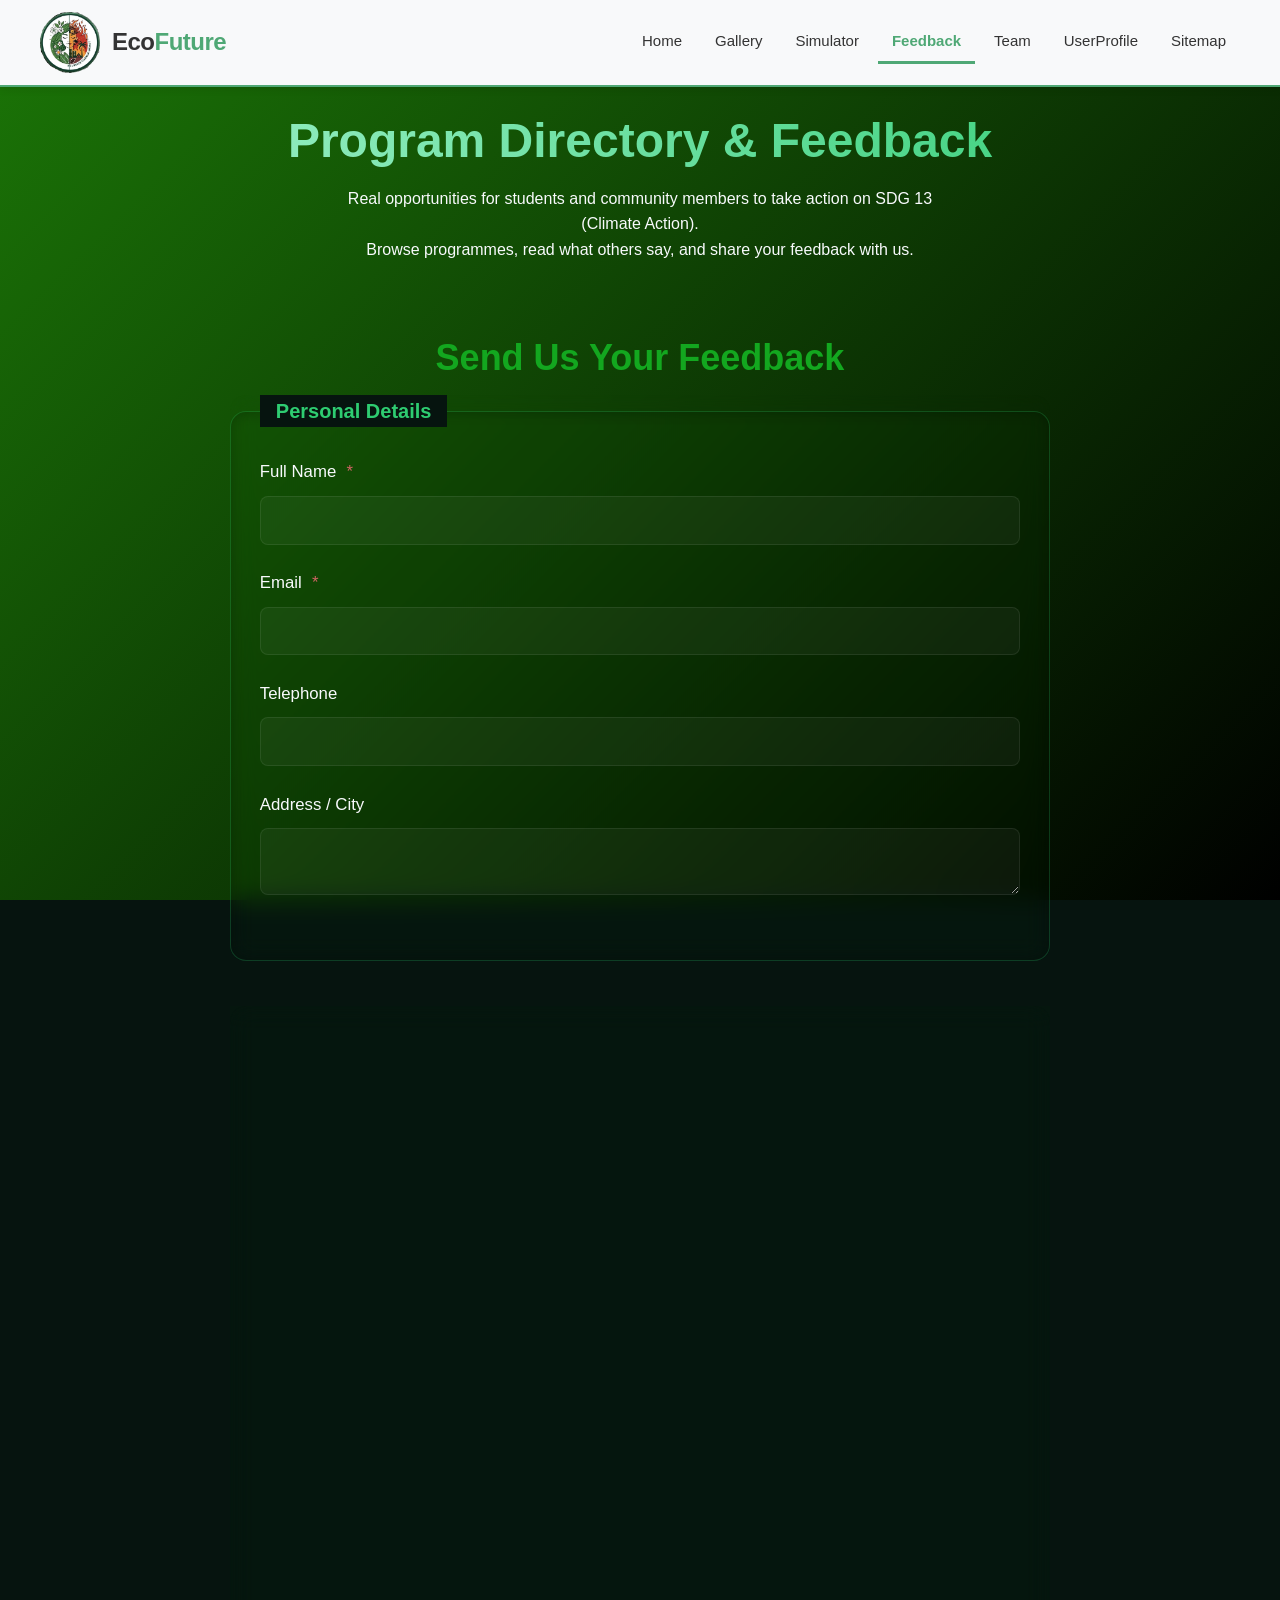
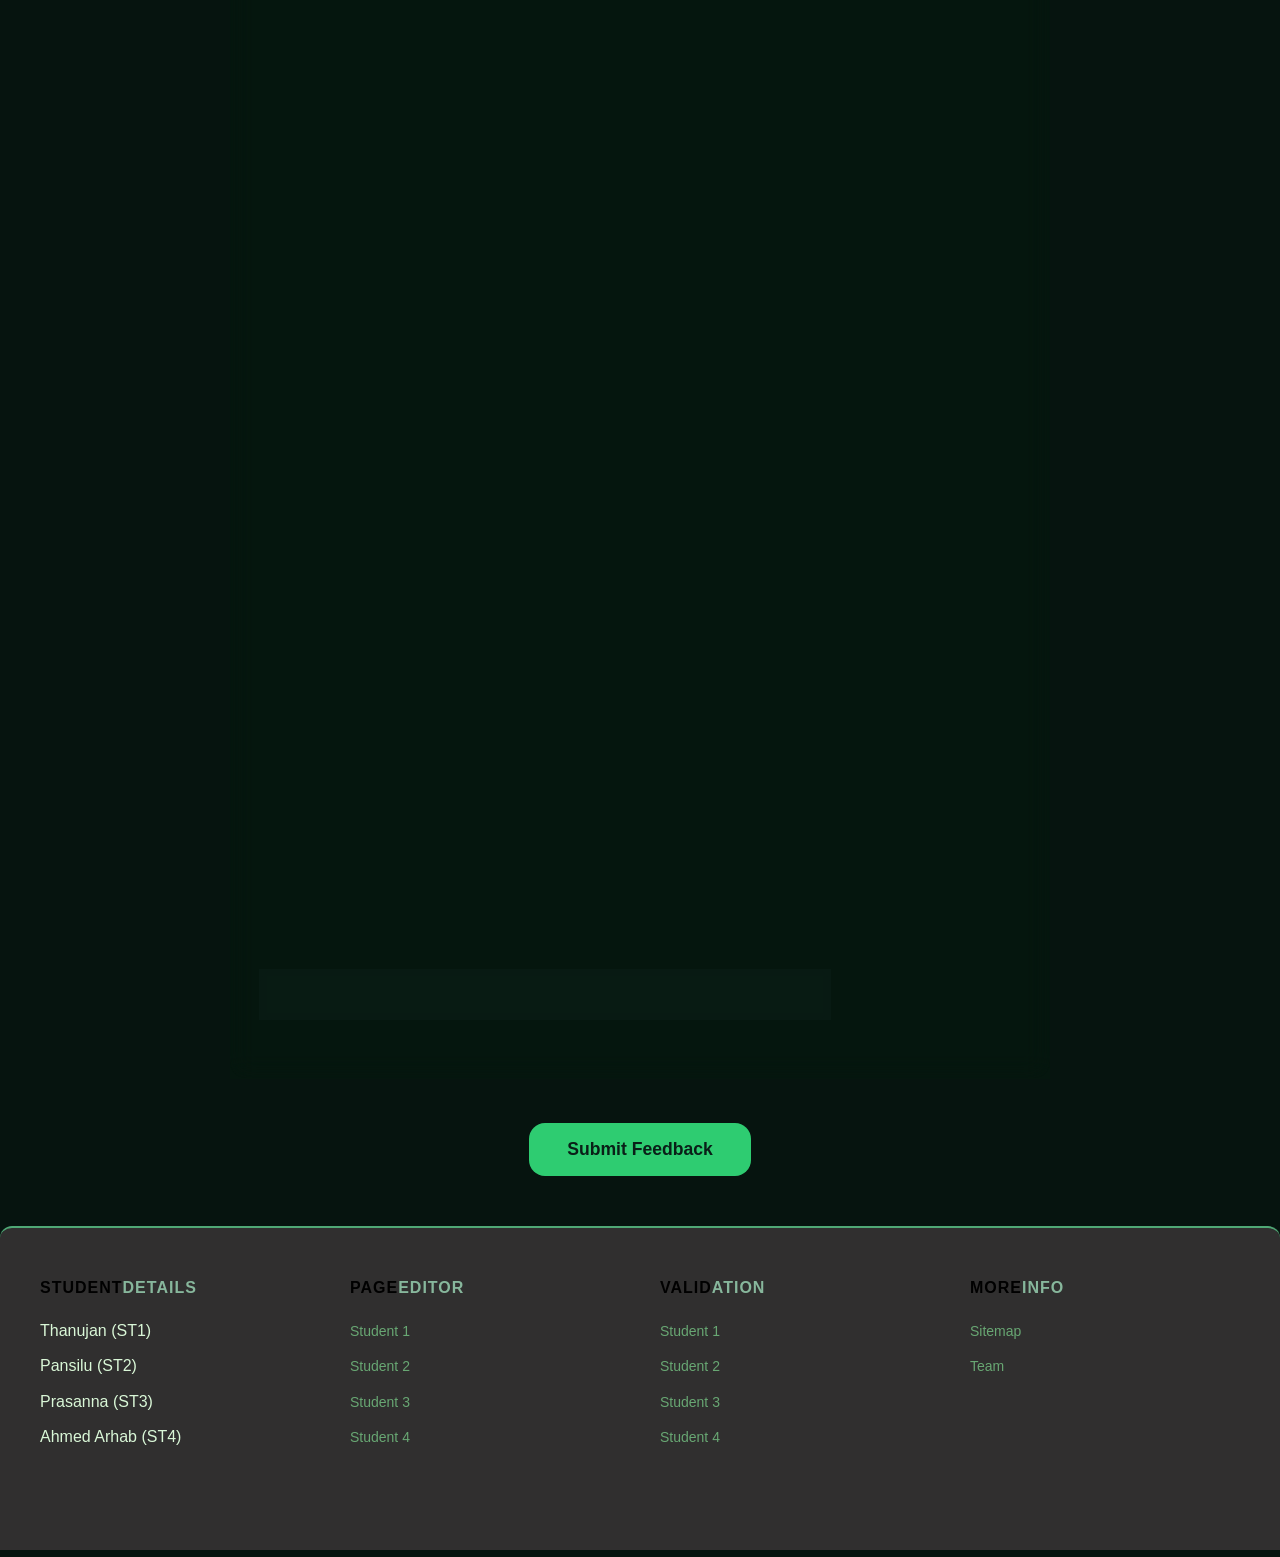
<file: feedback.html>
<!DOCTYPE html>
<html lang="en">
<head>
    <meta charset="UTF-8">
    <meta name="viewport" content="width=device-width, initial-scale=1.0">
    <title>Feedback & Program Directory | EcoFuture</title>
    <link rel="icon" type="image" href="image/logo.png">
    <link rel="stylesheet" href="style.css">
    <link rel="stylesheet" href="feedback.css">

    <style>
        /* ─────────────────────────────────────────────── */
        /* Feedback Form – Vertical Programme Cards */
        #feedbackForm {
            max-width: 820px;
            margin: 0 auto;
        }

        #feedbackForm fieldset {
            border: 1px solid rgba(46, 204, 113, 0.22);
            border-radius: 16px;
            padding: 2rem 1.8rem;
            margin-bottom: 2.8rem;
            background: rgba(0, 87, 0, 0.03);
            backdrop-filter: blur(12px);
            box-shadow: inset 0 2px 12px rgba(0,0,0,0.2);
        }

        .program-scroll-container {
            max-height: 300px;
            overflow-y: auto;
            display: grid;
            gap: 20px;
            padding: 10px;
        }

        #feedbackForm legend {
            font-size: 1.25rem;
            color: #2ecc71;
            font-weight: 600;
            padding: 0 1rem;
            background: #06140f;
        }

        .form-group {
            margin-bottom: 1.6rem;
        }

        .form-group label {
            display: block;
            margin-bottom: 0.6rem;
            font-weight: 500;
            color: #f8fafc;
        }

        .required {
            color: #cf6363;
            margin-left: 0.35rem;
        }

        input, textarea, select {
            width: 100%;
            padding: 0.9rem 1.1rem;
            background: rgba(255,255,255,0.04);
            border: 1px solid rgba(255, 255, 255, 0.08);
            color: #f8fafc;
            border-radius: 8px;
            font-size: 1rem;
            transition: all 0.25s ease;
        }

        input:focus, textarea:focus {
            outline: none;
            border-color: var(--primary-green);
            box-shadow: 0 0 0 3px rgba(46,204,113,0.25);
            background: rgba(255,255,255,0.07);
        }

        #counter {
            font-size: 0.9rem;
            color: #2ecc71;
            margin-top: 0.5rem;
            display: block;
        }

        #counter.warning {
            color: #fbbf24; 
        }

        #counter.danger  { 
            color: #f87171; 
        }

        /* Vertical Programme Cards */
        .program-selection .options-grid {
            display: grid;
            grid-template-columns: repeat(auto-fill, minmax(320px, 1fr));
            gap: 1.4rem;
            margin-top: 1rem;
        }

        .program-card-option {
            background: rgba(10, 31, 24, 0.5);
            border: 1px solid rgba(255, 255, 255, 0.08);
            border-radius: 16px;
            overflow: hidden;
            transition: all 0.3s ease;
            cursor: pointer;
            position: relative;
        }

        .program-card-option input[type="radio"] {
            position: absolute;
            opacity: 0;
            width: 0;
            height: 0;
        }

        .program-card-option img {
            width: 100%;
            height: 160px;
            object-fit: cover;
            display: block;
        }

        .program-card-option .content {
            padding: 1.2rem;
        }

        .program-card-option h4 {
            margin: 0 0 0.5rem;
            font-size: 1.15rem;
            color: #f8fafc;
        }

        .program-card-option p {
            margin: 0;
            font-size: 0.92rem;
            color: #94a3b8;
            line-height: 1.45;
        }

        .program-card-option:hover {
            transform: translateY(-5px);
            border-color: rgba(46,204,113,0.5);
            box-shadow: 0 10px 28px rgba(46,204,113,0.18);
        }

        .program-card-option input:checked + .inner {
            border: 2px solid #2ecc71;
            background: rgba(46,204,113,0.14);
            box-shadow: 0 0 0 4px rgba(46,204,113,0.25);
        }

        .inner {
            border: 2px solid transparent;
            border-radius: 16px;
            transition: all 0.28s ease;
        }

        /* Submit button */
        #feedbackForm .btn {
            padding: 1rem 2.4rem;
            font-size: 1.1rem;
        }

        @media (max-width: 680px) {
            .program-selection .options-grid {
                grid-template-columns: 1fr;
            }
        }

        .program-iframe {
            width: 100%;
            height: 320px;
            border: none;
        }
    </style>
</head>
<body>

<header>
        <div class="header-container">
            <div class="logo-container">
                <img src="image/logo.png" alt="climate change logo">
                <div class="logo-text">Eco<span>Future</span></div>
            </div>
            <nav class="nav">
                <ul>
                    <li><a href="index.html">Home</a></li>
                    <li><a href="gallery.html">Gallery</a></li>
                    <li><a href="simulator.html">Simulator</a></li>
                    <li><a href="feedback.html"  class="active">Feedback</a></li>
                    <li><a href="team.html">Team</a></li>
                    <li><a href="profile.html">UserProfile</a></li>
                    <li><a href="sitemap.html">Sitemap</a></li>
                </ul>
            </nav>
            
        </div>
    </header>

    <br>
    <div class="container">
        <center>
        <h1 class="section-title">Program Directory & Feedback</h1>
        <p class="text-center" style="max-width: 700px; margin: 0 auto 3.0rem; color: var(--text-muted);">
        Real opportunities for students and community members to take action on SDG 13 <br>(Climate Action).<br>
        Browse programmes, read what others say, and share your feedback with us.
        </p>
        </center>
    </div>
    <br>
        <!-- FEEDBACK FORM -->

        <section id="form-section">
            <center>
            <h2>Send Us Your Feedback</h2>
            </center>
            <form id="feedbackForm">
                <fieldset>
                    <legend>Personal Details</legend>
                    <div class="form-group">
                        <label>Full Name <span class="required">*</span></label>
                        <input type="text" id="name" required>
                    </div>
                    <div class="form-group">
                        <label>Email <span class="required">*</span></label>
                        <input type="email" id="email" required>
                    </div>
                    <div class="form-group">
                        <label>Telephone</label>
                        <input type="tel" id="tel">
                    </div>
                    <div class="form-group">
                        <label>Address / City</label>
                        <textarea id="address" rows="2"></textarea>
                    </div>
                </fieldset>

                <fieldset>
                    <legend>Your Feedback & Interests</legend>

                    <div class="form-group">
                        <label>Your Thoughts (max 300 characters)</label>
                        <textarea id="message" maxlength="300" rows="5"></textarea>
                        <span id="counter">300 characters remaining</span>
                    </div>

                    <section class="program-directory" style="max-width:1100px;margin:40px auto;">
    <h2 style="text-align:center;">Explore Programmes</h2>

    <!-- Dropdown -->
    <div style="margin:20px 0;">
        <select>
            <option>Most Popular</option>
            <option>Nearest</option>
            <option>Student Friendly</option>
        </select>
    </div>

    <iframe src="scroll.html" class="program-iframe" title="Program Directory Scroll"></iframe>
    
</section>

 <!-- Reviews Section -->
<section class="reviews-section" style="max-width:1100px;margin:40px auto;">
    <h2 style="text-align:center;">Ratings & Reviews</h2>

    <div class="reviews-container" id="reviewsContainer">

        <!-- Review Card -->
        <div class="review-card">
            <h4>Zaidh.M.H ⭐⭐⭐⭐⭐</h4>
            <p class="short">Amazing experience! The tree planting program was well organized...</p>
            <p class="full hidden">Amazing experience! The tree planting program was well organized and very impactful. I learned a lot and met great people.</p>
            <button class="see-more-btn"><a href="#">See More</a></button>
        </div>

        <div class="review-card">
            <h4>Abhinav ⭐⭐⭐⭐☆</h4>
            <p class="short">Beach cleanup was fun and meaningful...</p>
            <p class="full hidden">Beach cleanup was fun and meaningful. It helped reduce pollution and spread awareness among the community.</p>
            <button class="see-more-btn"><a href="#">See More</a></button>
        </div>

        <div class="review-card">
            <h4>Mansoor ⭐⭐⭐⭐⭐</h4>
            <p class="short">Loved the organic farming workshop...</p>
            <p class="full hidden">Loved the organic farming workshop.Very informative and useful for beginners.</p>
            <button class="see-more-btn"><a href="#">See More</button>
        </div>

        <div class="review-card">
            <h4>Arjun ⭐⭐⭐⭐☆</h4>
            <p class="short">Good initiative and well managed events...</p>
            <p class="full hidden">Good initiative and well managed events. Would love more frequent programs.</p>
            <button class="see-more-btn"> <a href="#">See More</a></button>
        </div>

    </div>
</section>

                    
                    <div class="form-group">
                        <label>Preferred time slot</label>
                        <input type="datetime-local" id="datetime">
                    </div>
                </fieldset>
                <center>
                <button type="submit" class="btn">Submit Feedback</button>
                </center>
            </form>
        </section>
    </div>
</main>

<!-- Footer -->
    <!-- Footer -->
    <footer class="footer">
        <div class="footer-container">

            <div class="footer-section">
                <h3><span class="footerblack">Student</span>Details</h3>
                <ul class="footer-links">
                    <li>Thanujan (ST1)</li>
                    <li>Pansilu (ST2)</li>
                    <li>Prasanna (ST3)</li>
                    <li>Ahmed Arhab (ST4)</li>
                </ul>
            </div>

            <div class="footer-section">
                <h3><span class="footerblack">Page</span>Editor</h3>
                <ul class="footer-links">
                    <li><a href="pageEditor_ST1.html">Student 1</a></li>
                    <li><a href="pageEditor_ST2.html">Student 2</a></li>
                    <li><a href="pageEditor_ST3.html">Student 3</a></li>
                    <li><a href="pageEditor_ST4.html">Student 4</a></li>
                </ul>
            </div>

            <div class="footer-section">
                <h3><span class="footerblack">Valid</span>ation</h3>
                <ul class="footer-links">
                    <li><a href="validation_ST1.html">Student 1</a></li>
                    <li><a href="validation_ST2.html">Student 2</a></li>
                    <li><a href="validation_ST3.html">Student 3</a></li>
                    <li><a href="validation_ST4.html">Student 4</a></li>
                </ul>
            </div>

            <div class="footer-section">
                <h3><span class="footerblack">More</span>Info</h3>
                <ul class="footer-links">
                    <li><a href="sitemap.html">Sitemap</a></li>
                    <li><a href="team.html">Team</a></li>
                </ul>
            </div>

        </div>
    </footer>

    <script src="feedback.js"></script>

</body>
</html>
</file>
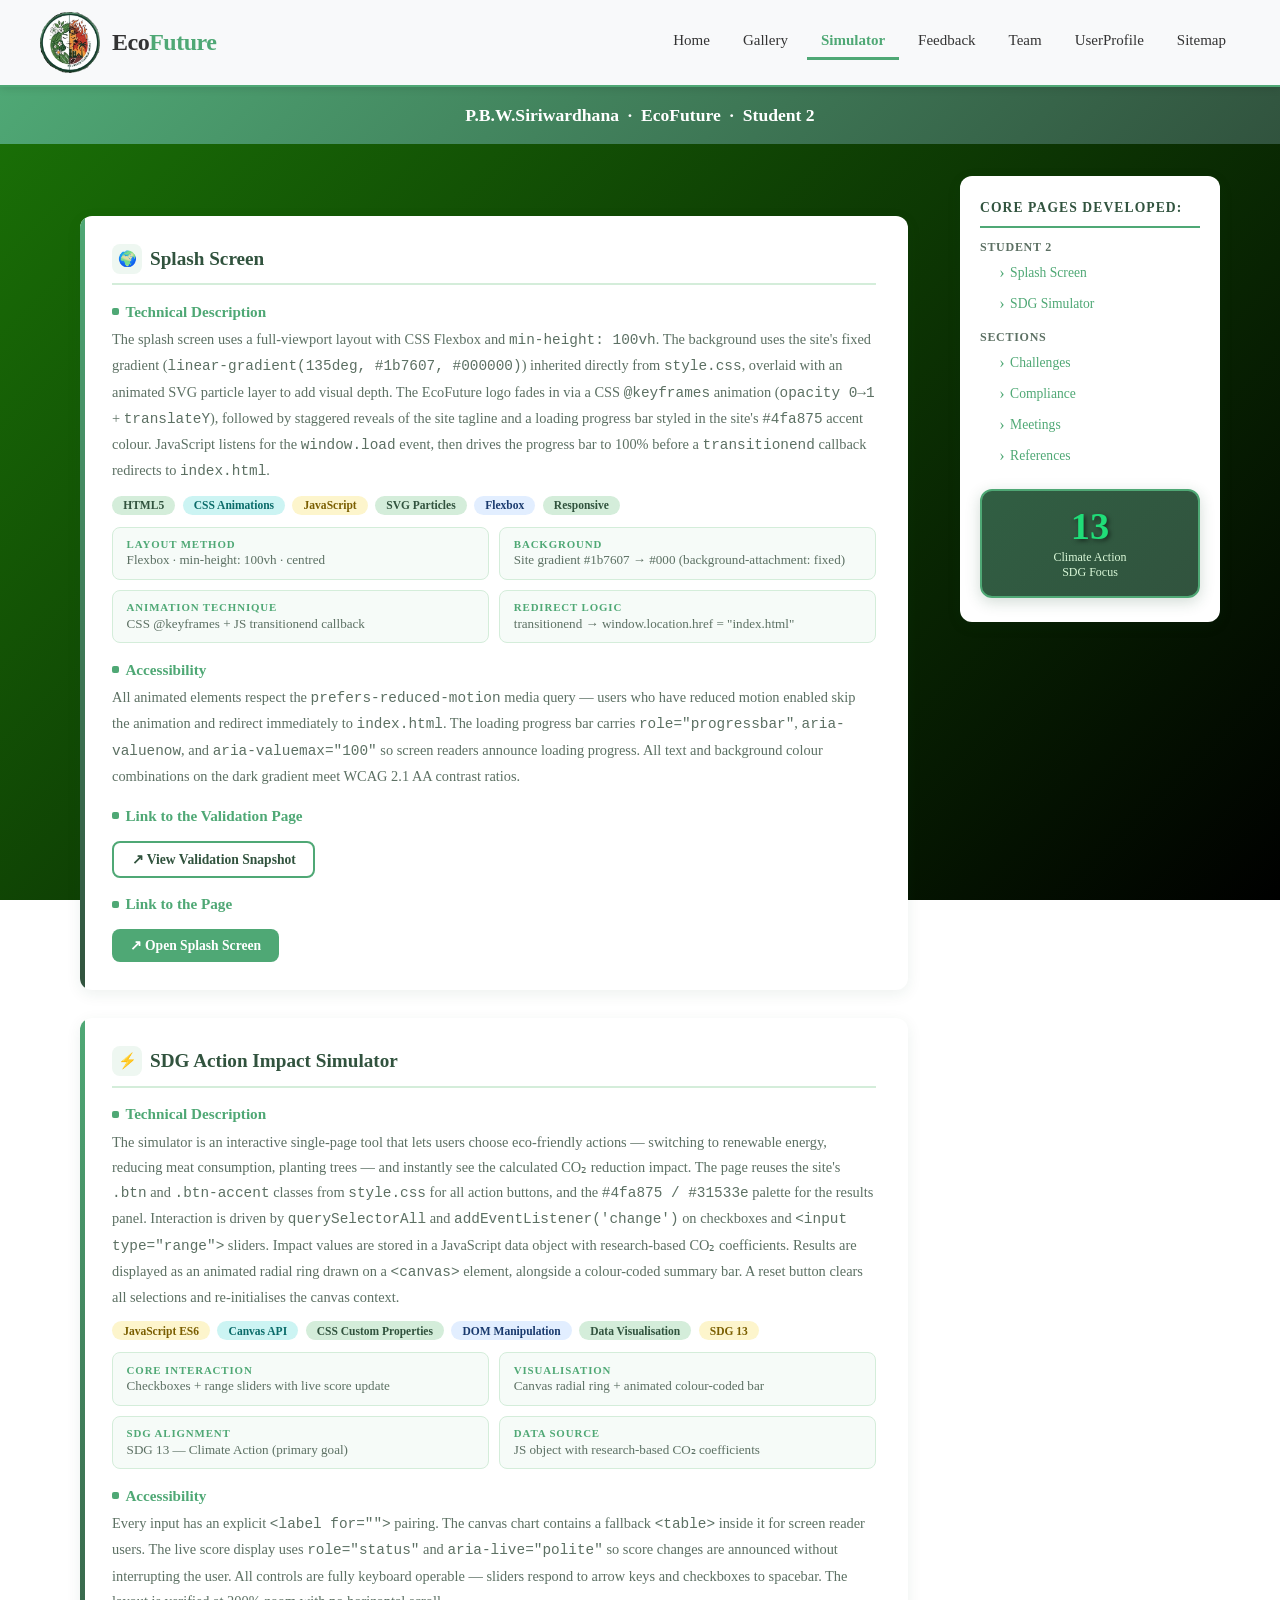
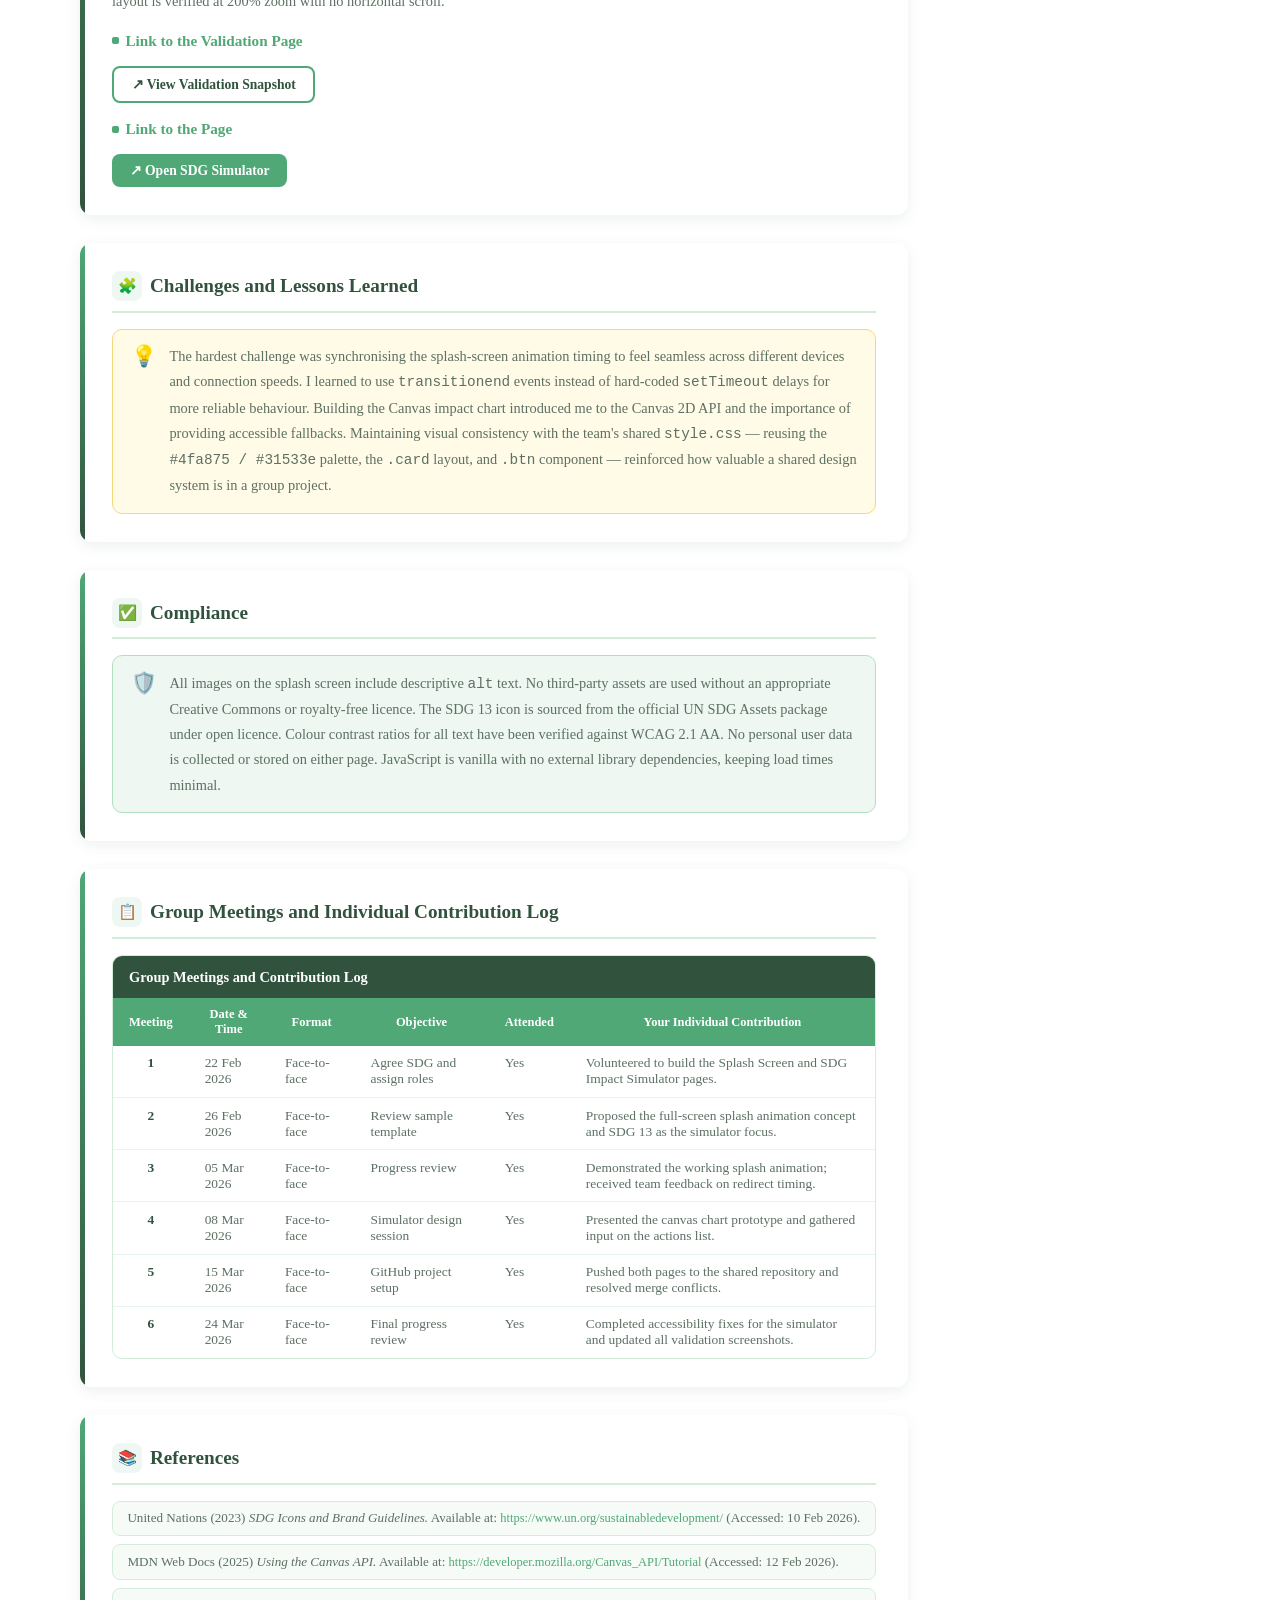
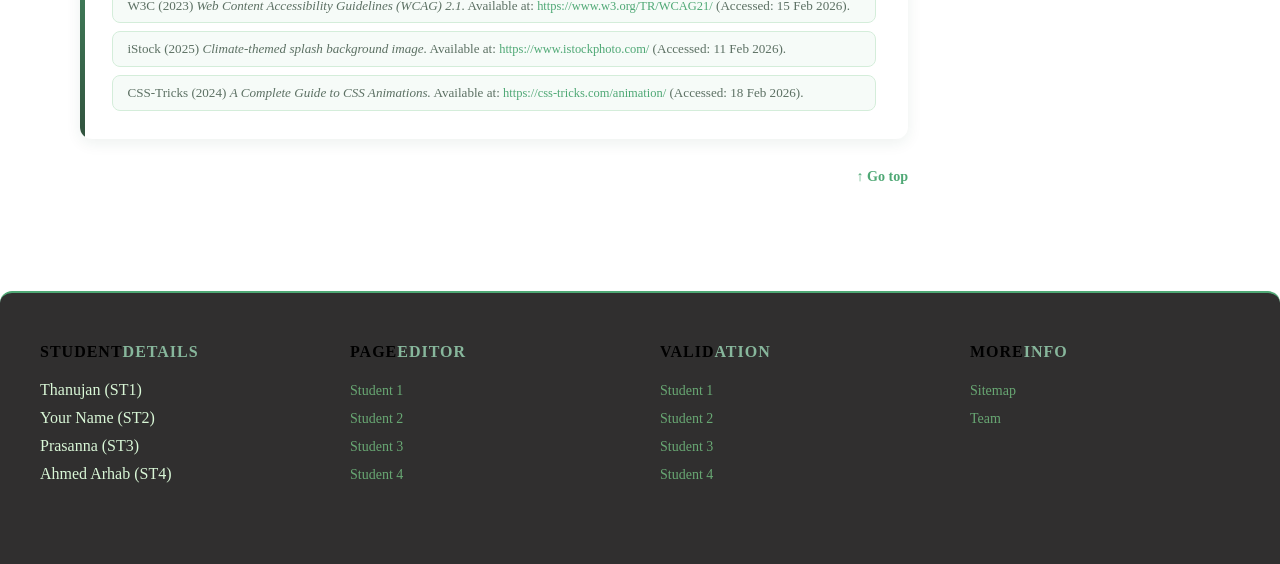
<file: pageEditor_ST2.html>
<!DOCTYPE html>
<html lang="en">
<head>
    <meta charset="UTF-8">
    <meta name="viewport" content="width=device-width, initial-scale=1.0">
    <title>Page Editor Student - ST2</title>
    <link rel="icon" href="image/logo.png">
    <link rel="stylesheet" href="style.css">

    <style>

        /* ── Student banner ── */
        .stud {
            background: linear-gradient(135deg, #4fa875 0%, #31533e 100%);
            color: #ffffff;
            text-align: center;
            padding: 18px 20px;
        }
        .stud h2 { color: #ffffff; margin: 0; font-size: 1.1rem; font-weight: 600; }

        /* ── Two-column page layout ── */
        .editor-wrapper {
            display: grid;
            grid-template-columns: 1fr 260px;
            gap: 2rem;
            max-width: 1200px;
            margin: 2rem auto;
            padding: 0 20px;
            align-items: start;
        }
        @media (max-width: 900px) {
            .editor-wrapper { grid-template-columns: 1fr; }
            .editor-aside { order: -1; }
        }

        /* ── Section cards — same radius/shadow as .card in style.css ── */
        .editor-main section {
            background-color: #ffffff;
            border-radius: 12px;
            box-shadow: 0 4px 15px rgba(26, 77, 46, 0.08);
            padding: 1.75rem 2rem;
            margin-bottom: 1.75rem;
            position: relative;
            overflow: hidden;
            transition: transform 0.3s ease, box-shadow 0.3s ease;
        }
        .editor-main section:hover {
            transform: translateY(-3px);
            box-shadow: 0 12px 25px rgba(26, 77, 46, 0.15);
        }
        /* Green left accent bar */
        .editor-main section::before {
            content: '';
            position: absolute; top: 0; left: 0;
            width: 5px; height: 100%;
            background: linear-gradient(180deg, #4fa875, #31533e);
        }

        .editor-main section h2 {
            color: #31533e;
            font-size: 1.2rem;
            margin-bottom: 1rem;
            padding-bottom: 0.6rem;
            border-bottom: 2px solid #d4edda;
            display: flex; align-items: center; gap: 0.5rem;
        }
        .editor-main section h2 .ico {
            background: #eef7f1; border-radius: 8px;
            width: 30px; height: 30px;
            display: grid; place-items: center;
            font-size: 0.95rem; flex-shrink: 0;
        }
        .editor-main section h3 {
            color: #4fa875; font-size: 0.95rem;
            margin: 1.1rem 0 0.4rem;
            display: flex; align-items: center; gap: 0.4rem;
        }
        .editor-main section h3::before {
            content: ''; width: 7px; height: 7px;
            background: #4fa875; border-radius: 2px;
            display: block; flex-shrink: 0;
        }
        .editor-main section p {
            color: #5c7063; font-size: 0.9rem;
            line-height: 1.75; margin-bottom: 0;
        }

        /* ── Tag pills ── */
        .tags { display: flex; flex-wrap: wrap; gap: 0.45rem; margin-top: 0.7rem; }
        .tag  { font-size: 0.72rem; font-weight: 600; padding: 0.22rem 0.7rem; border-radius: 99px; }
        .tg { background: #d4edda; color: #31533e; }
        .tt { background: #ccf4f3; color: #0a6b69; }
        .ty { background: #fdf5cc; color: #7a5e00; }
        .tb { background: #e2eeff; color: #1a3a6e; }

        /* ── 2-col info grid ── */
        .info-grid { display: grid; grid-template-columns: 1fr 1fr; gap: 0.65rem; margin-top: 0.75rem; }
        @media (max-width: 600px) { .info-grid { grid-template-columns: 1fr; } }
        .ig-cell { background: #f6fbf8; border: 1px solid #d4edda; border-radius: 8px; padding: 0.65rem 0.85rem; }
        .ig-cell .lbl { font-size: 0.68rem; font-weight: 700; letter-spacing: 0.08em; text-transform: uppercase; color: #4fa875; margin-bottom: 0.15rem; }
        .ig-cell .val { font-size: 0.82rem; color: #5c7063; }

        /* ── Link buttons — uses site .btn colours exactly ── */
        .lnk-btn {
            display: inline-flex; align-items: center; gap: 0.4rem;
            margin-top: 0.6rem; padding: 0.5rem 1.1rem;
            background-color: #4fa875; color: #ffffff;
            border-radius: 8px; font-size: 0.85rem; font-weight: 600;
            text-decoration: none;
            transition: background-color 0.3s ease, transform 0.1s ease;
        }
        .lnk-btn:hover { background-color: #31533e; color: #f5f7f8; }
        .lnk-btn:active { transform: scale(0.98); }
        .lnk-btn.outline { background-color: transparent; border: 2px solid #4fa875; color: #31533e; }
        .lnk-btn.outline:hover { background-color: #4fa875; color: #ffffff; }

        /* ── Highlight boxes ── */
        .hbox { border-radius: 10px; padding: 0.9rem 1.1rem; display: flex; gap: 0.8rem; align-items: flex-start; margin-top: 0.75rem; }
        .hbox.green  { background: #eef7f1; border: 1px solid #b2dfbe; }
        .hbox.yellow { background: #fffbe6; border: 1px solid #f5d87a; }
        .hbox .hi { font-size: 1.3rem; flex-shrink: 0; }
        .hbox p   { font-size: 0.87rem; color: #5c7063; margin: 0; }

        /* ── Table ── */
        .tbl-wrap { overflow-x: auto; border-radius: 10px; border: 1px solid #d4edda; margin-top: 0.75rem; }
        table { width: 100%; border-collapse: collapse; font-size: 0.84rem; }
        thead tr:first-child th { background: #31533e; color: #ffffff; padding: 0.8rem 1rem; text-align: left; font-size: 0.9rem; }
        thead tr:nth-child(2) th { background: #4fa875; color: #ffffff; padding: 0.55rem 1rem; font-size: 0.78rem; font-weight: 600; }
        tbody tr { border-bottom: 1px solid #e8f5ee; transition: background 0.15s; }
        tbody tr:last-child { border-bottom: none; }
        tbody tr:hover { background: #f0faf4; }
        td { padding: 0.6rem 1rem; color: #5c7063; vertical-align: top; }
        td:first-child { color: #31533e; font-weight: 700; text-align: center; width: 48px; }

        /* ── References ── */
        ul.ref { list-style: none; padding: 0; display: flex; flex-direction: column; gap: 0.5rem; margin-top: 0.75rem; }
        ul.ref li { font-size: 0.82rem; color: #5c7063; background: #f6fbf8; border: 1px solid #d4edda; border-radius: 8px; padding: 0.55rem 0.9rem; }
        ul.ref li a { color: #4fa875; font-size: 0.78rem; word-break: break-all; }

        /* ── Go top ── */
        p.top { text-align: right; margin-top: 0.5rem; }
        p.top a { color: #4fa875; font-weight: 600; font-size: 0.88rem; }
        p.top a:hover { color: #31533e; }

        /* ── Sidebar ── */
        .editor-aside {
            background-color: #ffffff;
            border-radius: 12px;
            box-shadow: 0 4px 15px rgba(26, 77, 46, 0.08);
            padding: 1.5rem 1.25rem;
            position: sticky; top: 80px;
        }
        .editor-aside h3 {
            color: #31533e; font-size: 0.85rem;
            letter-spacing: 0.08em; text-transform: uppercase;
            padding-bottom: 0.65rem; margin-bottom: 0.75rem;
            border-bottom: 2px solid #4fa875;
        }
        .top-level-ul { list-style: none; padding: 0; }
        .top-level-ul > li { font-size: 0.75rem; font-weight: 700; color: #5c7063; letter-spacing: 0.06em; text-transform: uppercase; margin: 0.75rem 0 0.3rem; }
        .top-level-ul ul { list-style: none; padding-left: 0.65rem; display: flex; flex-direction: column; gap: 0.25rem; }
        .top-level-ul ul li a { font-size: 0.85rem; font-weight: 500; color: #4fa875; text-decoration: none; padding: 0.28rem 0.55rem; border-radius: 6px; display: flex; align-items: center; gap: 0.35rem; transition: background 0.15s, color 0.15s; }
        .top-level-ul ul li a::before { content: '›'; font-size: 1rem; }
        .top-level-ul ul li a:hover { background: #eef7f1; color: #31533e; }

        /* SDG badge — uses .intro-section gradient from index.html */
        .sdg-badge {
            margin-top: 1.25rem;
            background: linear-gradient(135deg, #1a4d2ee6, #31533e);
            border: 2px solid #4fa875;
            border-radius: 12px;
            padding: 1rem; text-align: center;
            box-shadow: 0 4px 15px rgba(26, 77, 46, 0.2);
        }
        .sdg-badge .num { font-size: 2.4rem; font-weight: 800; color: #20dd78; line-height: 1; text-shadow: 2px 2px 4px #00000080; }
        .sdg-badge p    { font-size: 0.75rem; color: #d9f7d7; margin: 0.25rem 0 0; }

        /* ── Animations ── */
        @keyframes fadeUp { from { opacity: 0; transform: translateY(18px); } to { opacity: 1; transform: translateY(0); } }
        .editor-main section             { animation: fadeUp 0.4s ease both; }
        .editor-main section:nth-child(1){ animation-delay: 0.05s; }
        .editor-main section:nth-child(2){ animation-delay: 0.12s; }
        .editor-main section:nth-child(3){ animation-delay: 0.19s; }
        .editor-main section:nth-child(4){ animation-delay: 0.26s; }
        .editor-main section:nth-child(5){ animation-delay: 0.33s; }
        .editor-main section:nth-child(6){ animation-delay: 0.40s; }

    </style>
</head>
<body>

    <!-- HEADER — identical structure to index.html -->
    <header id="top">
        <div class="header-container">
            <div class="logo-container">
                <img src="image/logo.png" alt="climate change logo">
                <div class="logo-text">Eco<span>Future</span></div>
            </div>
            <nav class="nav">
                <ul>
                    <li><a href="index.html">Home</a></li>
                    <li><a href="gallery.html">Gallery</a></li>
                    <li><a href="simulator.html" class="active">Simulator</a></li>
                    <li><a href="feedback.html">Feedback</a></li>
                    <li><a href="team.html">Team</a></li>
                    <li><a href="profile.html">UserProfile</a></li>
                    <li><a href="sitemap.html">Sitemap</a></li>
                </ul>
            </nav>
        </div>
    </header>

    <!-- STUDENT BANNER -->
    <section class="stud">
        <h2>P.B.W.Siriwardhana &nbsp;·&nbsp; EcoFuture &nbsp;·&nbsp; Student 2</h2>
    </section>

    <!-- MAIN 2-COL LAYOUT -->
    <div class="editor-wrapper">

        <main class="editor-main">

            <!-- 1. SPLASH SCREEN -->
            <section id="splash">
                <h2><span class="ico">🌍</span> Splash Screen</h2>

                <h3>Technical Description</h3>
                <p>
                    The splash screen uses a full-viewport layout with CSS Flexbox and
                    <code>min-height: 100vh</code>. The background uses the site's fixed
                    gradient (<code>linear-gradient(135deg, #1b7607, #000000)</code>)
                    inherited directly from <code>style.css</code>, overlaid with an animated
                    SVG particle layer to add visual depth. The EcoFuture logo fades in via a
                    CSS <code>@keyframes</code> animation (<code>opacity 0→1</code> +
                    <code>translateY</code>), followed by staggered reveals of the site tagline
                    and a loading progress bar styled in the site's <code>#4fa875</code> accent
                    colour. JavaScript listens for the <code>window.load</code> event, then
                    drives the progress bar to 100% before a <code>transitionend</code>
                    callback redirects to <code>index.html</code>.
                </p>

                <div class="tags">
                    <span class="tag tg">HTML5</span>
                    <span class="tag tt">CSS Animations</span>
                    <span class="tag ty">JavaScript</span>
                    <span class="tag tg">SVG Particles</span>
                    <span class="tag tb">Flexbox</span>
                    <span class="tag tg">Responsive</span>
                </div>

                <div class="info-grid">
                    <div class="ig-cell">
                        <div class="lbl">Layout Method</div>
                        <div class="val">Flexbox · min-height: 100vh · centred</div>
                    </div>
                    <div class="ig-cell">
                        <div class="lbl">Background</div>
                        <div class="val">Site gradient #1b7607 → #000 (background-attachment: fixed)</div>
                    </div>
                    <div class="ig-cell">
                        <div class="lbl">Animation Technique</div>
                        <div class="val">CSS @keyframes + JS transitionend callback</div>
                    </div>
                    <div class="ig-cell">
                        <div class="lbl">Redirect Logic</div>
                        <div class="val">transitionend → window.location.href = "index.html"</div>
                    </div>
                </div>

                <h3>Accessibility</h3>
                <p>
                    All animated elements respect the <code>prefers-reduced-motion</code>
                    media query — users who have reduced motion enabled skip the animation
                    and redirect immediately to <code>index.html</code>. The loading progress
                    bar carries <code>role="progressbar"</code>, <code>aria-valuenow</code>,
                    and <code>aria-valuemax="100"</code> so screen readers announce loading
                    progress. All text and background colour combinations on the dark gradient
                    meet WCAG 2.1 AA contrast ratios.
                </p>

                <h3>Link to the Validation Page</h3>
                <a class="lnk-btn outline" href="validation_ST2.html#splashVal">↗ View Validation Snapshot</a>

                <h3>Link to the Page</h3>
                <a class="lnk-btn" href="splash.html">↗ Open Splash Screen</a>
            </section>

            <!-- 2. SDG ACTION IMPACT SIMULATOR -->
            <section id="simulator">
                <h2><span class="ico">⚡</span> SDG Action Impact Simulator</h2>

                <h3>Technical Description</h3>
                <p>
                    The simulator is an interactive single-page tool that lets users choose
                    eco-friendly actions — switching to renewable energy, reducing meat
                    consumption, planting trees — and instantly see the calculated CO₂
                    reduction impact. The page reuses the site's <code>.btn</code> and
                    <code>.btn-accent</code> classes from <code>style.css</code> for all
                    action buttons, and the <code>#4fa875 / #31533e</code> palette for the
                    results panel. Interaction is driven by <code>querySelectorAll</code> and
                    <code>addEventListener('change')</code> on checkboxes and
                    <code>&lt;input type="range"&gt;</code> sliders. Impact values are stored
                    in a JavaScript data object with research-based CO₂ coefficients. Results
                    are displayed as an animated radial ring drawn on a
                    <code>&lt;canvas&gt;</code> element, alongside a colour-coded summary bar.
                    A reset button clears all selections and re-initialises the canvas context.
                </p>

                <div class="tags">
                    <span class="tag ty">JavaScript ES6</span>
                    <span class="tag tt">Canvas API</span>
                    <span class="tag tg">CSS Custom Properties</span>
                    <span class="tag tb">DOM Manipulation</span>
                    <span class="tag tg">Data Visualisation</span>
                    <span class="tag ty">SDG 13</span>
                </div>

                <div class="info-grid">
                    <div class="ig-cell">
                        <div class="lbl">Core Interaction</div>
                        <div class="val">Checkboxes + range sliders with live score update</div>
                    </div>
                    <div class="ig-cell">
                        <div class="lbl">Visualisation</div>
                        <div class="val">Canvas radial ring + animated colour-coded bar</div>
                    </div>
                    <div class="ig-cell">
                        <div class="lbl">SDG Alignment</div>
                        <div class="val">SDG 13 — Climate Action (primary goal)</div>
                    </div>
                    <div class="ig-cell">
                        <div class="lbl">Data Source</div>
                        <div class="val">JS object with research-based CO₂ coefficients</div>
                    </div>
                </div>

                <h3>Accessibility</h3>
                <p>
                    Every input has an explicit <code>&lt;label for=""&gt;</code> pairing.
                    The canvas chart contains a fallback <code>&lt;table&gt;</code> inside it
                    for screen reader users. The live score display uses
                    <code>role="status"</code> and <code>aria-live="polite"</code> so score
                    changes are announced without interrupting the user. All controls are
                    fully keyboard operable — sliders respond to arrow keys and checkboxes
                    to spacebar. The layout is verified at 200% zoom with no horizontal scroll.
                </p>

                <h3>Link to the Validation Page</h3>
                <a class="lnk-btn outline" href="validation_ST2.html#simulatorVal">↗ View Validation Snapshot</a>

                <h3>Link to the Page</h3>
                <a class="lnk-btn" href="simulator.html">↗ Open SDG Simulator</a>
            </section>

            <!-- 3. CHALLENGES -->
            <section id="challenges">
                <h2><span class="ico">🧩</span> Challenges and Lessons Learned</h2>
                <div class="hbox yellow">
                    <span class="hi">💡</span>
                    <p>
                        The hardest challenge was synchronising the splash-screen animation
                        timing to feel seamless across different devices and connection speeds.
                        I learned to use <code>transitionend</code> events instead of
                        hard-coded <code>setTimeout</code> delays for more reliable behaviour.
                        Building the Canvas impact chart introduced me to the Canvas 2D API
                        and the importance of providing accessible fallbacks. Maintaining
                        visual consistency with the team's shared <code>style.css</code> —
                        reusing the <code>#4fa875 / #31533e</code> palette, the
                        <code>.card</code> layout, and <code>.btn</code> component — reinforced
                        how valuable a shared design system is in a group project.
                    </p>
                </div>
            </section>

            <!-- 4. COMPLIANCE -->
            <section id="compliance">
                <h2><span class="ico">✅</span> Compliance</h2>
                <div class="hbox green">
                    <span class="hi">🛡️</span>
                    <p>
                        All images on the splash screen include descriptive <code>alt</code>
                        text. No third-party assets are used without an appropriate Creative
                        Commons or royalty-free licence. The SDG 13 icon is sourced from the
                        official UN SDG Assets package under open licence. Colour contrast
                        ratios for all text have been verified against WCAG 2.1 AA. No
                        personal user data is collected or stored on either page. JavaScript
                        is vanilla with no external library dependencies, keeping load times
                        minimal.
                    </p>
                </div>
            </section>

            <!-- 5. GROUP MEETINGS LOG -->
            <section id="meetings">
                <h2><span class="ico">📋</span> Group Meetings and Individual Contribution Log</h2>
                <div class="tbl-wrap">
                    <table>
                        <thead>
                            <tr><th colspan="6">Group Meetings and Contribution Log</th></tr>
                            <tr>
                                <th>Meeting</th>
                                <th>Date &amp; Time</th>
                                <th>Format</th>
                                <th>Objective</th>
                                <th>Attended</th>
                                <th>Your Individual Contribution</th>
                            </tr>
                        </thead>
                        <tbody>
                            <tr>
                                <td>1</td>
                                <td>22 Feb 2026</td>
                                <td>Face-to-face</td>
                                <td>Agree SDG and assign roles</td>
                                <td>Yes</td>
                                <td>Volunteered to build the Splash Screen and SDG Impact Simulator pages.</td>
                            </tr>
                            <tr>
                                <td>2</td>
                                <td>26 Feb 2026</td>
                                <td>Face-to-face</td>
                                <td>Review sample template</td>
                                <td>Yes</td>
                                <td>Proposed the full-screen splash animation concept and SDG 13 as the simulator focus.</td>
                            </tr>
                            <tr>
                                <td>3</td>
                                <td>05 Mar 2026</td>
                                <td>Face-to-face</td>
                                <td>Progress review</td>
                                <td>Yes</td>
                                <td>Demonstrated the working splash animation; received team feedback on redirect timing.</td>
                            </tr>
                            <tr>
                                <td>4</td>
                                <td>08 Mar 2026</td>
                                <td>Face-to-face</td>
                                <td>Simulator design session</td>
                                <td>Yes</td>
                                <td>Presented the canvas chart prototype and gathered input on the actions list.</td>
                            </tr>
                            <tr>
                                <td>5</td>
                                <td>15 Mar 2026</td>
                                <td>Face-to-face</td>
                                <td>GitHub project setup</td>
                                <td>Yes</td>
                                <td>Pushed both pages to the shared repository and resolved merge conflicts.</td>
                            </tr>
                            <tr>
                                <td>6</td>
                                <td>24 Mar 2026</td>
                                <td>Face-to-face</td>
                                <td>Final progress review</td>
                                <td>Yes</td>
                                <td>Completed accessibility fixes for the simulator and updated all validation screenshots.</td>
                            </tr>
                        </tbody>
                    </table>
                </div>
            </section>

            <!-- 6. REFERENCES -->
            <section id="references">
                <h2><span class="ico">📚</span> References</h2>
                <ul class="ref">
                    <li>United Nations (2023) <em>SDG Icons and Brand Guidelines.</em> Available at: <a href="https://www.un.org/sustainabledevelopment/news/communications-material/">https://www.un.org/sustainabledevelopment/</a> (Accessed: 10 Feb 2026).</li>
                    <li>MDN Web Docs (2025) <em>Using the Canvas API.</em> Available at: <a href="https://developer.mozilla.org/en-US/docs/Web/API/Canvas_API/Tutorial">https://developer.mozilla.org/Canvas_API/Tutorial</a> (Accessed: 12 Feb 2026).</li>
                    <li>W3C (2023) <em>Web Content Accessibility Guidelines (WCAG) 2.1.</em> Available at: <a href="https://www.w3.org/TR/WCAG21/">https://www.w3.org/TR/WCAG21/</a> (Accessed: 15 Feb 2026).</li>
                    <li>iStock (2025) <em>Climate-themed splash background image.</em> Available at: <a href="https://www.istockphoto.com/">https://www.istockphoto.com/</a> (Accessed: 11 Feb 2026).</li>
                    <li>CSS-Tricks (2024) <em>A Complete Guide to CSS Animations.</em> Available at: <a href="https://css-tricks.com/almanac/properties/a/animation/">https://css-tricks.com/animation/</a> (Accessed: 18 Feb 2026).</li>
                </ul>
            </section>

            <p class="top"><a href="#top">↑ Go top</a></p>

        </main>

        <!-- SIDEBAR -->
        <aside class="editor-aside">
            <h3>Core pages developed:</h3>
            <ul class="top-level-ul">
                <li>Student 2</li>
                <ul>
                    <li><a href="#splash">Splash Screen</a></li>
                    <li><a href="#simulator">SDG Simulator</a></li>
                </ul>
                <li>Sections</li>
                <ul>
                    <li><a href="#challenges">Challenges</a></li>
                    <li><a href="#compliance">Compliance</a></li>
                    <li><a href="#meetings">Meetings</a></li>
                    <li><a href="#references">References</a></li>
                </ul>
            </ul>
            <!-- SDG badge styled with .intro-section gradient from index.html -->
            <div class="sdg-badge">
                <div class="num">13</div>
                <p>Climate Action<br>SDG Focus</p>
            </div>
        </aside>

    </div><!-- /editor-wrapper -->

    <!-- FOOTER — exact copy from index.html -->
    <footer class="footer">
        <div class="footer-container">
            <div class="footer-section">
                <h3><span class="footerblack">Student</span>Details</h3>
                <ul class="footer-links">
                    <li>Thanujan (ST1)</li>
                    <li>Your Name (ST2)</li>
                    <li>Prasanna (ST3)</li>
                    <li>Ahmed Arhab (ST4)</li>
                </ul>
            </div>
            <div class="footer-section">
                <h3><span class="footerblack">Page</span>Editor</h3>
                <ul class="footer-links">
                    <li><a href="pageEditor_ST1.html">Student 1</a></li>
                    <li><a href="pageEditor_ST2.html">Student 2</a></li>
                    <li><a href="pageEditor_ST3.html">Student 3</a></li>
                    <li><a href="pageEditor_ST4.html">Student 4</a></li>
                </ul>
            </div>
            <div class="footer-section">
                <h3><span class="footerblack">Valid</span>ation</h3>
                <ul class="footer-links">
                    <li><a href="validation_ST1.html">Student 1</a></li>
                    <li><a href="validation_ST2.html">Student 2</a></li>
                    <li><a href="validation_ST3.html">Student 3</a></li>
                    <li><a href="validation_ST4.html">Student 4</a></li>
                </ul>
            </div>
            <div class="footer-section">
                <h3><span class="footerblack">More</span>Info</h3>
                <ul class="footer-links">
                    <li><a href="sitemap.html">Sitemap</a></li>
                    <li><a href="team.html">Team</a></li>
                </ul>
            </div>
        </div>
    </footer>

</body>
</html>
</file>
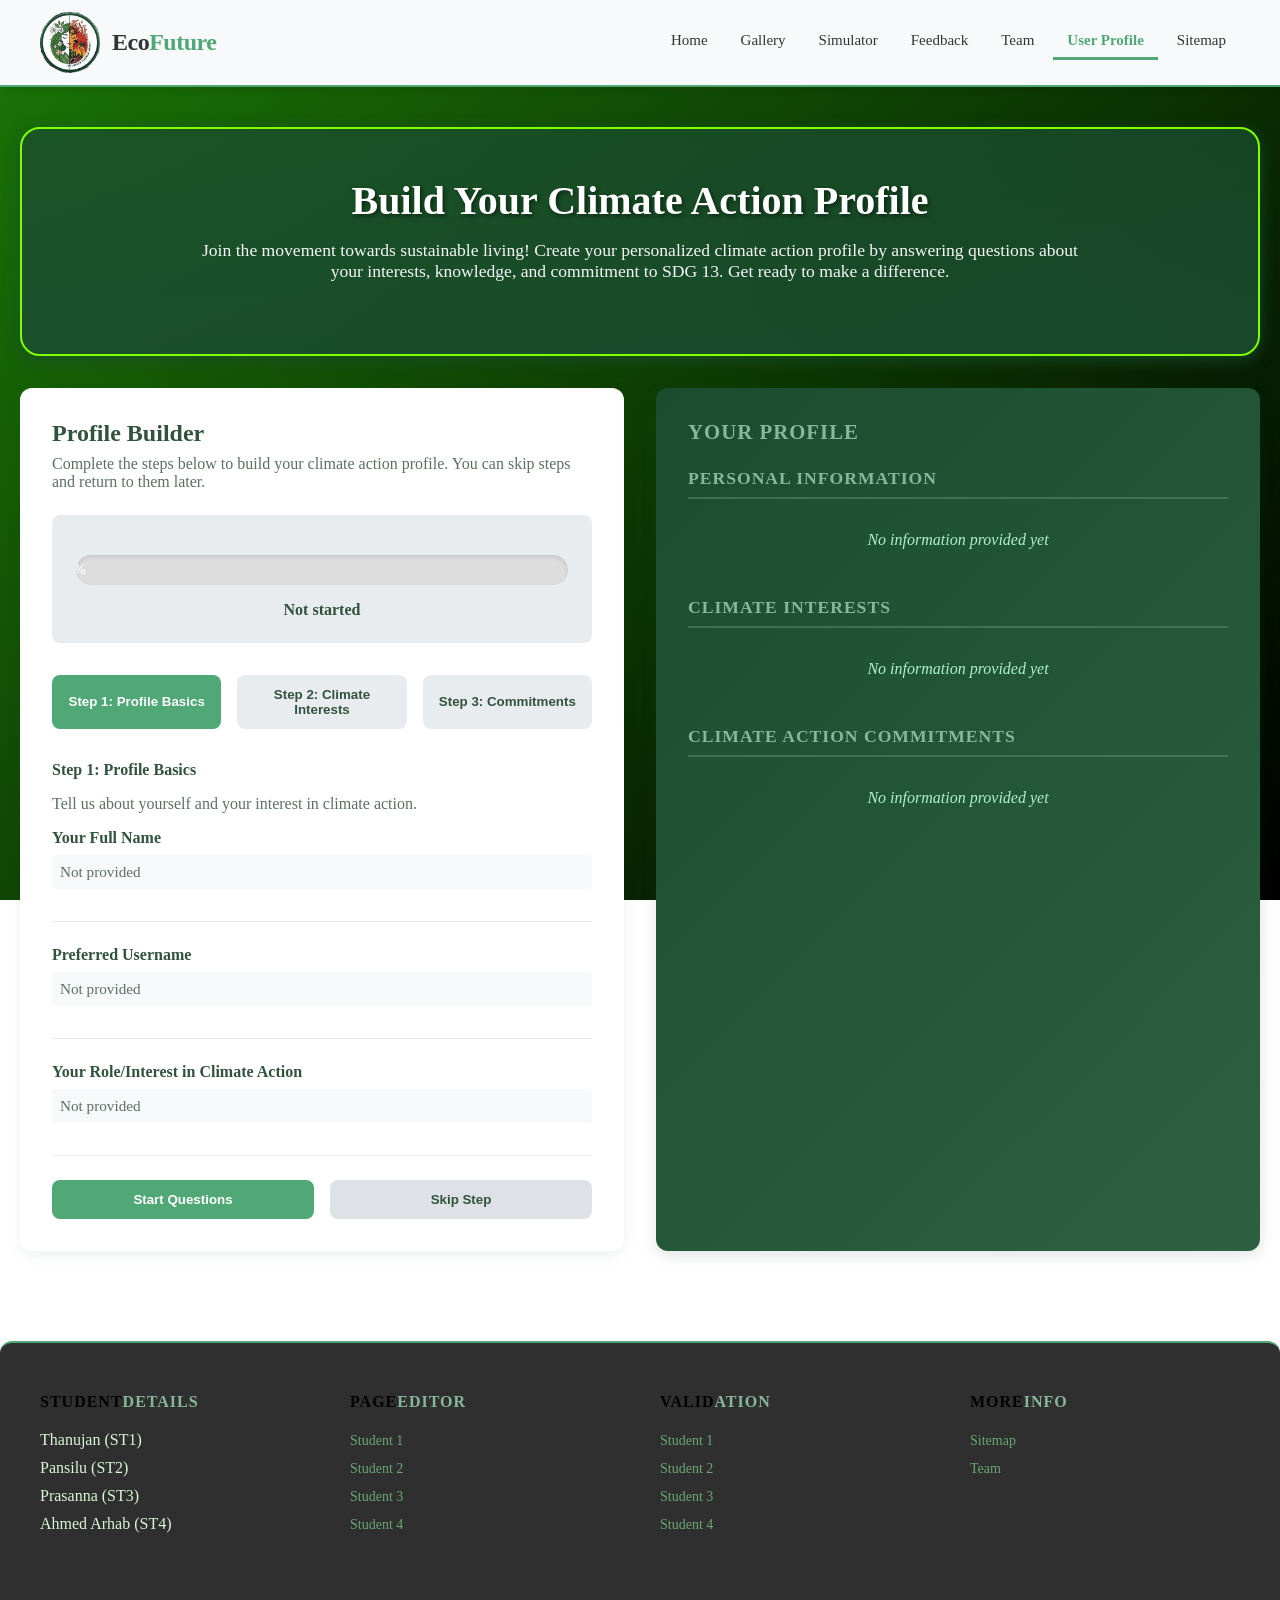
<file: profile.html>
<!DOCTYPE html>
<html lang="en">
<head>
    <meta charset="UTF-8">
    <meta name="viewport" content="width=device-width, initial-scale=1.0">
    <title>EcoFuture - Build Your Climate Action Profile</title>
    <link rel="icon" href="image/logo.png">
    <!--Global CSS for navigation bar and footer-->
    <link rel="stylesheet" href="style.css">
    <!-- Profile-specific CSS -->
    <link rel="stylesheet" href="profile.css">
   
</head>
<body>
    <!-- Header -->
    <header>
        <div class="header-container">
            <div class="logo-container">
                <img src="image/logo.png" alt="EcoFuture logo">
                <div class="logo-text">Eco<span>Future</span></div>
            </div>
            <nav class="nav">
                <ul>
                    <li><a href="index.html">Home</a></li>
                    <li><a href="gallery.html">Gallery</a></li>
                    <li><a href="simulator.html">Simulator</a></li>
                    <li><a href="feedback.html">Feedback</a></li>
                    <li><a href="team.html">Team</a></li>
                    <li><a href="profile.html" class="active">User Profile</a></li>
                    <li><a href="sitemap.html">Sitemap</a></li>
                </ul>
            </nav>
        </div>
    </header>

    <!-- Main Content -->
    <main class="container">
        <section class="intro-section">
            <h2>Build Your Climate Action Profile</h2>
            <p>Join the movement towards sustainable living! Create your personalized climate action profile by answering questions about your interests, knowledge, and commitment to SDG 13. Get ready to make a difference.</p>
        </section>

        <div class="profile-container">
            <!-- Profile Builder Section -->
            <div class="profile-builder">
                <div class="builder-header">
                    <h3>Profile Builder</h3>
                    <p style="color: #5c7063;">Complete the steps below to build your climate action profile. You can skip steps and return to them later.</p>
                </div>

                <div class="progress-indicator">
                    <div class="progress-bar">
                        <div class="progress-fill" id="progressFill">0%</div>
                    </div>
                    <div class="progress-text" id="progressText">Not started</div>
                </div>

                <div class="builder-buttons" id="stepButtons">
                    <button class="btn-step active" onclick="startStep(1)">Step 1: Profile Basics</button>
                    <button class="btn-step" onclick="startStep(2)">Step 2: Climate Interests</button>
                    <button class="btn-step" onclick="startStep(3)">Step 3: Commitments</button>
                </div>

                <!-- Step 1: Profile Basics -->
                <div class="step-content active" id="step-1">
                    <h4 style="color: #31533e; margin-bottom: 1rem;">Step 1: Profile Basics</h4>
                    <p style="color: #5c7063; margin-bottom: 1rem;">Tell us about yourself and your interest in climate action.</p>
                    
                    <div class="prompt-group">
                        <div class="prompt-label">Your Full Name</div>
                        <div class="prompt-value" id="display-fullName">Not provided</div>
                    </div>

                    <div class="prompt-group">
                        <div class="prompt-label">Preferred Username</div>
                        <div class="prompt-value" id="display-username">Not provided</div>
                    </div>

                    <div class="prompt-group">
                        <div class="prompt-label">Your Role/Interest in Climate Action</div>
                        <div class="prompt-value" id="display-role">Not provided</div>
                    </div>

                    <div class="action-buttons">
                        <button class="btn" onclick="collectStep1()">Start Questions</button>
                        <button class="btn btn-secondary" onclick="skipStep(1)">Skip Step</button>
                    </div>
                </div>

                <!-- Step 2: Climate Interests -->
                <div class="step-content" id="step-2">
                    <h4 style="color: #31533e; margin-bottom: 1rem;">Step 2: Climate Interests</h4>
                    <p style="color: #5c7063; margin-bottom: 1rem;">Share your interests and knowledge about climate change.</p>
                    
                    <div class="prompt-group">
                        <div class="prompt-label">Main Climate Concern</div>
                        <div class="prompt-value" id="display-concern">Not provided</div>
                    </div>

                    <div class="prompt-group">
                        <div class="prompt-label">Areas You Want to Learn More About</div>
                        <div class="prompt-value" id="display-learning">Not provided</div>
                    </div>

                    <div class="prompt-group">
                        <div class="prompt-label">Your Current Knowledge Level</div>
                        <div class="prompt-value" id="display-knowledge">Not provided</div>
                    </div>

                    <div class="action-buttons">
                        <button class="btn" onclick="collectStep2()">Start Questions</button>
                        <button class="btn btn-secondary" onclick="skipStep(2)">Skip Step</button>
                    </div>
                </div>

                <!-- Step 3: Commitments -->
                <div class="step-content" id="step-3">
                    <h4 style="color: #31533e; margin-bottom: 1rem;">Step 3: Commitments</h4>
                    <p style="color: #5c7063; margin-bottom: 1rem;">Share your climate action commitments and goals.</p>
                    
                    <div class="prompt-group">
                        <div class="prompt-label">Actions You Want to Take</div>
                        <div class="prompt-value" id="display-actions">Not provided</div>
                    </div>

                    <div class="prompt-group">
                        <div class="prompt-label">Personal Climate Goal</div>
                        <div class="prompt-value" id="display-goal">Not provided</div>
                    </div>

                    <div class="prompt-group">
                        <div class="prompt-label">How You'll Contribute to SDG 13</div>
                        <div class="prompt-value" id="display-contribution">Not provided</div>
                    </div>

                    <div class="action-buttons">
                        <button class="btn" onclick="collectStep3()">Start Questions</button>
                        <button class="btn btn-secondary" onclick="skipStep(3)">Skip Step</button>
                    </div>
                </div>

                <div class="completion-message" id="completionMessage">
                    ✓ Your profile is complete! You can edit any section by returning to those steps.
                </div>
            </div>

            <!-- Profile Display Section -->
            <div class="profile-display">
                <h3 style="color: #87b79c; font-size: 1.3rem; margin-bottom: 1.5rem; text-transform: uppercase; letter-spacing: 1px;">Your Profile</h3>

                <div style="flex: 1;">
                    <div class="profile-section">
                        <h4>Personal Information</h4>
                        <div id="profile-basics-content" class="profile-empty">No information provided yet</div>
                    </div>

                    <div class="profile-section">
                        <h4>Climate Interests</h4>
                        <div id="profile-interests-content" class="profile-empty">No information provided yet</div>
                    </div>

                    <div class="profile-section">
                        <h4>Climate Action Commitments</h4>
                        <div id="profile-commitments-content" class="profile-empty">No information provided yet</div>
                    </div>
                </div>
            </div>
        </div>
    </main>

    <!-- Footer -->
    <footer class="footer">
        <div class="footer-container">

            <div class="footer-section">
                <h3><span class="footerblack">Student</span>Details</h3>
                <ul class="footer-links">
                    <li>Thanujan (ST1)</li>
                    <li>Pansilu (ST2)</li>
                    <li>Prasanna (ST3)</li>
                    <li>Ahmed Arhab (ST4)</li>
                </ul>
            </div>

            <div class="footer-section">
                <h3><span class="footerblack">Page</span>Editor</h3>
                <ul class="footer-links">
                    <li><a href="pageEditor_ST1.html">Student 1</a></li>
                    <li><a href="pageEditor_ST2.html">Student 2</a></li>
                    <li><a href="pageEditor_ST3.html">Student 3</a></li>
                    <li><a href="pageEditor_ST4.html">Student 4</a></li>
                </ul>
            </div>

            <div class="footer-section">
                <h3><span class="footerblack">Valid</span>ation</h3>
                <ul class="footer-links">
                    <li><a href="validation_ST1.html">Student 1</a></li>
                    <li><a href="validation_ST2.html">Student 2</a></li>
                    <li><a href="validation_ST3.html">Student 3</a></li>
                    <li><a href="validation_ST4.html">Student 4</a></li>
                </ul>
            </div>

            <div class="footer-section">
                <h3><span class="footerblack">More</span>Info</h3>
                <ul class="footer-links">
                    <li><a href="sitemap.html">Sitemap</a></li>
                    <li><a href="team.html">Team</a></li>
                </ul>
            </div>

        </div>
    </footer>

    <script>
        // Store all user data
        let userProfile = {
        step1: { fullName: "", username: "", role: "" },
        step2: { concern: "", learning: "", knowledge: "" },
        step3: { actions: "", goal: "", contribution: "" }
        };

        // Switch between steps
        function startStep(step) {
        document.querySelectorAll('.step-content').forEach(s => {
            s.style.display = "none";
        });

        document.getElementById(`step-${step}`).style.display = "block";
        }

        // Collect Step 1 Data
        function collectStep1() {
        userProfile.step1.fullName = prompt("Enter your full name:");
        userProfile.step1.username = prompt("Enter your username:");
        userProfile.step1.role = prompt("Enter your role:");

        displayStep1();
        updateProgress();
        }

        // Collect Step 2 Data
        function collectStep2() {
        userProfile.step2.concern = prompt("Your main climate concern:");
        userProfile.step2.learning = prompt("What do you want to learn?");
        userProfile.step2.knowledge = prompt("Your knowledge level:");

        displayStep2();
        updateProgress();
        }

        // Collect Step 3 Data
        function collectStep3() {
        userProfile.step3.actions = prompt("Actions you will take:");
        userProfile.step3.goal = prompt("Your climate goal:");
        userProfile.step3.contribution = prompt("Your contribution:");

        displayStep3();
        updateProgress();
        }

        // Display Step 1 Data
        function displayStep1() {
        document.getElementById("display-fullName").textContent =
            userProfile.step1.fullName || "Not provided";

        document.getElementById("display-username").textContent =
            userProfile.step1.username || "Not provided";

        document.getElementById("display-role").textContent =
            userProfile.step1.role || "Not provided";

        renderProfile();
        }

        // Display Step 2 Data
        function displayStep2() {
        document.getElementById("display-concern").textContent =
            userProfile.step2.concern || "Not provided";

        document.getElementById("display-learning").textContent =
            userProfile.step2.learning || "Not provided";

        document.getElementById("display-knowledge").textContent =
            userProfile.step2.knowledge || "Not provided";

        renderProfile();
        }

        // Display Step 3 Data
        function displayStep3() {
        document.getElementById("display-actions").textContent =
            userProfile.step3.actions || "Not provided";

        document.getElementById("display-goal").textContent =
            userProfile.step3.goal || "Not provided";

        document.getElementById("display-contribution").textContent =
            userProfile.step3.contribution || "Not provided";

        renderProfile();
        }

        // Update Progress Bar
        function updateProgress() {
        let completed = 0;

        if (userProfile.step1.fullName) completed++;
        if (userProfile.step2.concern) completed++;
        if (userProfile.step3.actions) completed++;

        let percent = (completed / 3) * 100;

        document.getElementById("progressFill").style.width = percent + "%";
        document.getElementById("progressFill").textContent = percent + "%";
        }

        // Render Profile Summary
        function renderProfile() {
        // Step 1
        document.getElementById("profile-basics-content").innerHTML =
            userProfile.step1.fullName
            ? `<p>${userProfile.step1.fullName} (${userProfile.step1.username}) - ${userProfile.step1.role}</p>`
            : "No information provided";

        // Step 2
        document.getElementById("profile-interests-content").innerHTML =
            userProfile.step2.concern
            ? `<p>${userProfile.step2.concern}, ${userProfile.step2.learning}, ${userProfile.step2.knowledge}</p>`
            : "No information provided";

        // Step 3
        document.getElementById("profile-commitments-content").innerHTML =
            userProfile.step3.actions
            ? `<p>${userProfile.step3.actions}, ${userProfile.step3.goal}, ${userProfile.step3.contribution}</p>`
            : "No information provided";
        }

        // Skip Step (optional)
        function skipStep(step) {
        alert("Step " + step + " skipped!");
        }

        // Run when page loads
        window.onload = function () {
        updateProgress();
        };
    </script>

</body>
</html>
</file>
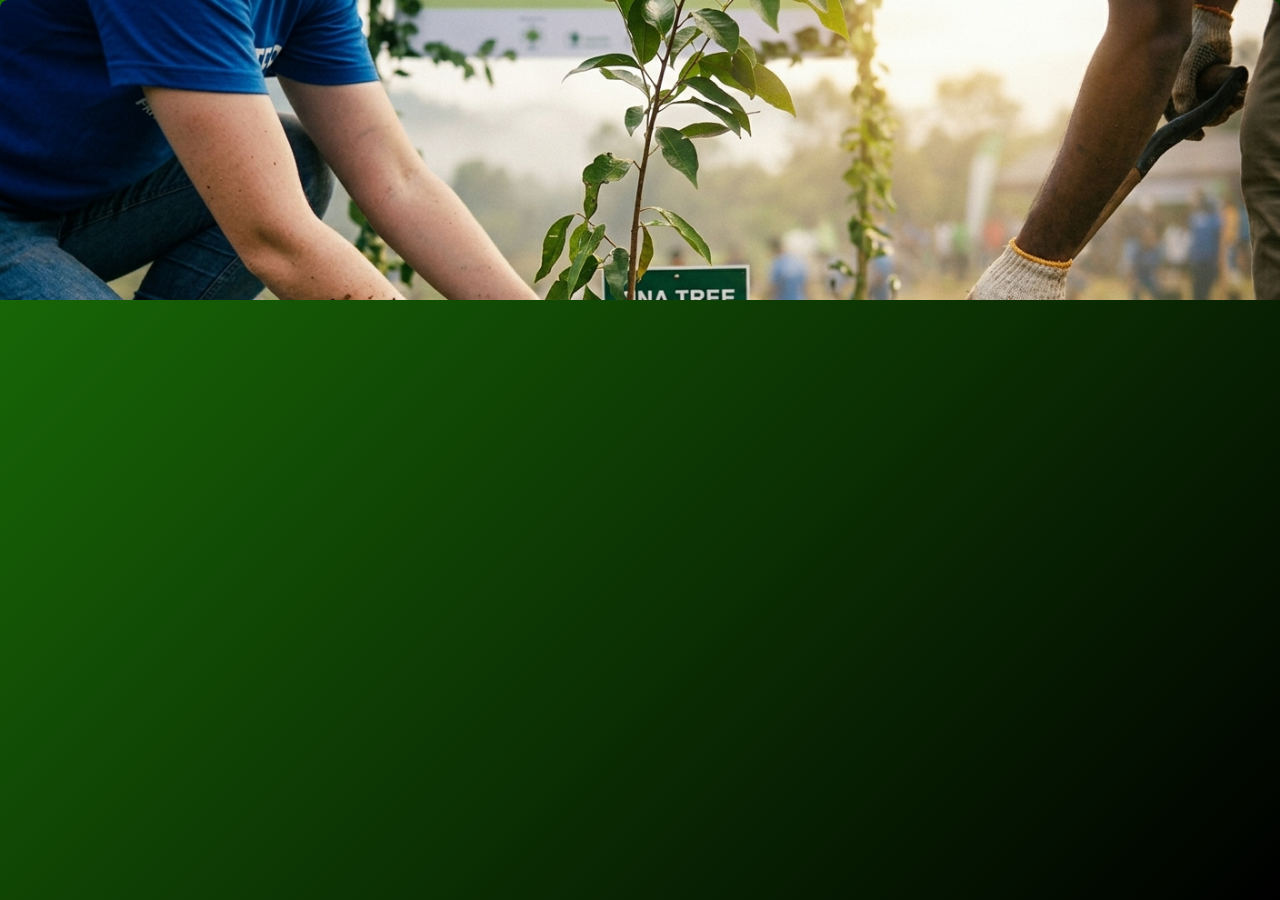
<file: scroll.html>
<!DOCTYPE html>
<html lang="en">
<head>
    <meta charset="UTF-8">
    <meta name="viewport" content="width=device-width, initial-scale=1.0">
    <title>Scrollable Cards</title>
    <link rel="icon" type="image" href="image/logo.png">
    <link rel="stylesheet" href="style.css">
    <link rel="stylesheet" href="feedback.css">

</head>
<body>
    <!-- Scrollable Cards -->
    <div style="max-height:300px; overflow-y:auto; display:grid; gap:20px;">
        
        <div class="program-card-option">
            <div class="inner">
                <img src="image/Tree_planting_drive.png" alt="Tree Planting">
                <div class="content">
                <h4>Tree Planting Drive</h4>
                <p>Weekly planting in city parks & suburbs</p>
                <button class="btn">Join</button>                   
                </div>
            </div>
        </div>

        <div class="program-card-option">
            <div class="inner">
                <img src="image/Beach_clean_up.png" alt="Beach Clean-Up">
                <div class="content">
                    <h4>Beach Clean-Up</h4>
                    <p>Help remove plastic waste on sea shores.</p>
                    <button class="btn">Join</button>
                </div>
            </div>
        </div>
       
        <div class="program-card-option">
            <div class="inner">
                <img src="image/Waste_management.png" alt="Waste Management">
                <div class="content">
                    <h4>Waste Management</h4>
                    <p>Collect and Recycle garbages</p>
                    <button class="btn">Join</button>
                </div>
            </div>
        </div>

        <div class="program-card-option">
            <div class="inner">
                <img src="image/River_and_Canal_clean_up.png" alt="River Clean-Up">
                <div class="content">
                    <h4>River & Canal Clean-Up</h4>
                    <p>Clear waste from urban waterways</p>
                    <button class="btn">Join</button>
                </div>
            </div>
        </div>        

        <div class="program-card-option">
            <div class="inner">
                <img src="image/Organic_Farming_workshop.png" alt="Organic Farming">
                <div class="content">
                    <h4>Organic Farming Workshop</h4>
                    <p>Learn sustainable growing techniques</p>
                    <button class="btn">Join</button>
                </div>
            </div>
        </div>  

         <div class="program-card-option">
            <div class="inner">
                <img src="image/Seed_Banks.png" alt="Seed Banks">
                <div class="content">
                    <h4>Seed Banks</h4>
                    <p>Preserving seeds for future</p>
                    <button class="btn">Join</button>
                </div>
            </div>
        </div>  

    </div>
</body>
</html>
</file>
<file: style.css>
* {
    margin: 0;
    padding: 0;
    box-sizing: border-box;
}

body {
            font-family: 'Segoe UI';
            background: linear-gradient(135deg, #1b7607 0%, #000000 100%);
            background-attachment: fixed;
            color: #f0f0f0;
            min-height: 100vh;
}

a {
    text-decoration: none;
    color:#31533e;
    transition: color 0.3s ease;
}

main{       /* check is this works */
    flex: 1;
    padding: 40px 20px;
    margin: 0 auto;
}

img {
    max-width: 100%;
    height: auto;
    display: block;
}

header {
            background-color: #f8f9fa;
            box-shadow: 0 2px 8px rgba(0, 0, 0, 0.1);
            position: sticky;
            top: 0;
            z-index: 1000;
            border-bottom: 2px solid #4fa875;
        }

.header-container {
            width: 95%;
            max-width: 1200px;
            margin: 0 auto;
            display: flex;
            justify-content: space-between;
            align-items: center;
            padding: 12px 0;
            gap: 20px;
        }

.logo-container {
  display: flex;
  align-items: center;
  gap: 0.75rem;
  width:5%;
  height:auto;
}

.logo-text {
  font-size: 1.5rem;
  font-weight: 800;
  color: #31533e;
  letter-spacing: -0.5px;
  color: #333;
}

.logo-text span {
  color: #4fa875;
}

ul {
    list-style: none;
}

h1,
h2,
h3,
h4 {
    font-weight: 700;
    color: #31533e;
    margin-bottom: 0.5em;
   /* line-height: 1.3; */
}

p {
    margin-bottom: 1rem;
    color: #5c7063;
}

/* main navigation */

.nav {
        margin-left: auto;
}

.nav ul {
    display: flex;
    list-style: none;
    gap: 5px;
    flex-wrap: wrap;
}

.nav li a {
    display: block;
    padding: 8px 14px;
    color: #333;
    text-decoration: none;
    font-weight: 500;
    font-size: 15px;
    transition: all 0.3s ease;
    border-bottom: 3px solid transparent;
    text-transform: capitalize;
    letter-spacing: 0px;
    white-space: nowrap;
}

.nav li a:hover {
    color: #4fa875;
    border-bottom-color: #4fa875;
}

.nav li a.active {
    color: #4fa875;
    border-bottom-color: #4fa875;
    font-weight: 600;
}


/* main content styled as embadded */

/* cards */

.card-grid {
    display: grid;
    grid-template-columns: repeat(auto-fit, minmax(300px, 1fr));
    gap: 2rem;
    margin-top: 2rem;
}

.card {
    background-color: #ffffff;
    border-radius: 12px;
    box-shadow: 0 4px 15px rgba(26, 77, 46, 0.08);
    overflow: hidden;
    transition: transform 0.3s ease, box-shadow 0.3s ease;
    display: flex;
    flex-direction: column;
}

.card:hover {
    transform: translateY(-5px);
    box-shadow: 0 12px 25px rgba(26, 77, 46, 0.15);
}

.card-img {
    width: 100%;
    height: 200px;
    object-fit: cover;
}

.card-content {
    padding: 1.5rem;
    flex: 1;
    display: flex;
    flex-direction: column;
}

.card-title {
    font-size: 1.25rem;
    margin-bottom: 0.5rem;
}

.card-info {
    flex: 1;
}

.card-list {
    margin-top: 1rem;
    padding-left: 1.2rem;
    list-style-type: disc;
    color: #5c7063;
}

.card-list li {
    margin-bottom: 0.4rem;
}

/* buttons */

.btn {
    display: inline-block;
    padding: 0.75rem 1.5rem;
    background-color: #4fa875;
    color: #ffffff;
    border: none;
    border-radius: 8px;
    font-weight: 600;
    cursor: pointer;
    transition: background-color 0.3s ease, transform 0.1s ease;
    text-align: center;
}

.btn:hover {
    background-color: #31533e;
    color: #f5f7f8;
    
}

.btn:active {
    transform: scale(0.98);
}

.btn-accent {
    background-color: #20dd78;
    color: #2c3e35;
}

.btn-accent:hover {
    background-color: #5cb66b;
}

/* footer */

.footer {
            background: #302f2f;
            color: #d9f7d7;
            padding: 50px 30px;
            border-top: 2px solid #4fa875;
            border-radius: 12px 12px 0 0;
            margin-top: 50px;
}

.footer-container {
    max-width: 1200px;
    margin: 0 auto;
    display: grid;
    grid-template-columns: repeat(auto-fit, minmax(250px, 1fr));
    gap: 40px;
    margin-bottom: 40px;
}

.footer-section h3 {
            font-size: 16px;
            font-weight: 700;
            color: #87b79c;
            margin-bottom: 20px;
            text-transform: uppercase;
            letter-spacing: 1px;
}

.footerblack {
    color: #000000;
}

.footer-section p {
    font-size: 14px;
    color: #aef2c7;
    line-height: 1.6;
    margin-bottom: 10px;
}

.footer-links {
    list-style: none;
    padding: 0;
}

.footer-links li {
            margin-bottom: 10px;
}

.footer-links a {
    color: #68a773;
    text-decoration: none;
    font-weight: 500;
    font-size: 14px;
    transition: all 0.3s ease;
    display: inline-flex;
    align-items: center;
    gap: 8px;
}

.footer-links a:hover {
    color: #02e12f;
    text-decoration: underline;
}

.footer-bottom {
            border-top: 1px solid #ddd;
            padding-top: 30px;
            text-align: center;
            color: #1ddc0f;
            font-size: 13px;
}

.footer-bottom p {
    margin: 10px 0;
}


 /* Responsive Navigation */
        @media (max-width: 1024px) {
            .header-container {
                padding: 12px 0;
                gap: 15px;
            }

            .main_nav ul {
                gap: 3px;
            }

            .main_nav li a {
                padding: 10px 14px;
                font-size: 13px;
            }
        }

        @media (max-width: 768px) {
            .header-container {
                flex-wrap: wrap;
                gap: 10px;
            }

            .logo-container img {
                height: 45px;
                width: 45px;
            }

            .logo-text {
                font-size: 18px;
            }

            .menu-toggle {
                display: block;
            }

            .main_nav {
                display: none;
                position: absolute;
                top: 100%;
                left: 0;
                right: 0;
                background-color: #f8f9fa;
                border-bottom: 2px solid #4fa875;
                order: 3;
                width: 100%;
            }

            .main_nav.active {
                display: block;
            }

            .main_nav ul {
                flex-direction: column;
                gap: 0;
            }

            .main_nav li a {
                padding: 12px 20px;
                border-bottom: 1px solid #eee;
                border-left: 4px solid transparent;
                text-align: left;
                width: 100%;
                color: #333;
            }

            .main_nav li a:hover,
            .main_nav li a.active {
                border-left-color: #4fa875;
                background-color: #f0f7f4;
            }
        }

        @media (max-width: 480px) {
            .header-container {
                padding: 10px 0;
            }

            .logo-container img {
                height: 35px;
                width: 35px;
            }

            .logo-text {
                font-size: 16px;
            }

            .main_nav li a {
                padding: 10px 15px;
                font-size: 12px;
            }
        }


/* responsive footer */
@media (max-width: 768px) {
            .footer {
                padding: 40px 20px;
            }

            .footer-container {
                gap: 30px;
                margin-bottom: 30px;
            }

            .footer-section h3 {
                font-size: 14px;
            }

            .footer-links a {
                font-size: 13px;
            }
        }
</file>
<file: feedback.css>
body {
  margin: 0; /* reset default browser margin so header sits flush */
}



/* Base Styles */
* {
  box-sizing: border-box;
  margin: 0;
  padding: 0;
}

body {
  font-family: 'Outfit', sans-serif;
  background-color: #06140f;
  color: #f8fafc;
  line-height: 1.6;
  min-height: 100vh;
  display: flex;
  flex-direction: column;
}

/* Typography */
h1, h2, h3, h4 {
  font-weight: 600;
  line-height: 1.2;
  margin-bottom: 1rem;
  color : rgb(19, 167, 31)
}

h1 {
  font-size: 3rem;
  background: linear-gradient(to right, #a7f3d0, #2ecc71);
  -webkit-background-clip: text;
  background-clip: text;
  color: transparent;
}

h2 { font-size: 2.25rem; }
h3 { font-size: 1.5rem; }

p {
  margin-bottom: 1rem;
  color: #94a3b8;
}

img {
  max-width: 100%;
  border-radius: 8px;
  display: block;
}

 /* Reviews Section */
.reviews-container {
    display: grid;
    gap: 20px;
}

.review-card {
    background: rgba(10, 31, 24, 0.5);
    border: 1px solid var(--glass-border);
    padding: 1.2rem;
    border-radius: var(--radius-md);
    transition: 0.3s;
}

.review-card:hover {
    transform: translateY(-5px);
    box-shadow: 0 10px 20px rgba(46,204,113,0.2);
}

.review-card h4 {
    margin-bottom: 8px;
}

.hidden {
    display: none;
}

.hidden-review {
    display: none;
}

.see-more-btn {
    margin-top: 10px;
    background: none;
    border: none;
    color: var(--primary-green);
    cursor: pointer;
}

/* ─────────────────────────────────────────────── */
/* Form Elements – especially the programme <select> */

.form-group {
  margin-bottom: 1.5rem;
}

.form-group label {
  display: block;
  margin-bottom: 0.6rem;
  font-weight: 500;
  color: #f8fafc;
  font-size: 1.05rem;
}

input[type="date"],
input[type="datetime-local"],
select#program {
  width: 75%;
  padding: 0.9rem 1.1rem;
  font-size: 1rem;
  font-family: 'Outfit', sans-serif;
  color: #f8fafc;
  background: rgba(10, 31, 24, 0.6);
  border: 1px solid rgba(46, 204, 113, 0.25);
  border-radius:  16px;
  backdrop-filter: blur(8px);
  transition: all 0.3s ease;
  appearance: none; /* remove default styling */
}

/* Custom dropdown arrow for select */
select#program {
  background-image: url("data:image/svg+xml,%3Csvg xmlns='http://www.w3.org/2000/svg' width='16' height='16' viewBox='0 0 24 24' fill='none' stroke='%232ecc71' stroke-width='2' stroke-linecap='round' stroke-linejoin='round'%3E%3Cpolyline points='6 9 12 15 18 9'%3E%3C/polyline%3E%3C/svg%3E");
  background-repeat: no-repeat;
  background-position: right 1rem center;
  background-size: 16px;
  padding-right: 2.8rem; /* space for arrow */
}

input[type="date"]:focus,
input[type="datetime-local"]:focus,
select#program:focus {
  outline: none;
  border-color: #2ecc71;
  box-shadow: 0 0 0 3px rgba(46, 204, 113, 0.4);
  background: rgba(10, 31, 24, 0.8);
}

select#program option {
  background-color: #0a1f18;
  color: #f8fafc;
  padding: 0.6rem 1rem;
}

/* Hover state for better interactivity */
select#program:hover {
  border-color: rgba(46, 204, 113, 0.45);
  background: rgba(10, 31, 24, 0.75);
}

/* ─────────────────────────────────────────────── */
/* Links & Buttons */
a {
  color: #2ecc71;
  text-decoration: none;
  transition: 0.2s ease;
}

a:hover {
  color: #a7f3d0;
}

.btn {
  display: inline-block;
  padding: 0.75rem 1.5rem;
  background-color: #2ecc71;
  color: #0a1f18;
  font-weight: 600;
  border-radius: 16px;
  text-align: center;
  border: none;
  cursor: pointer;
  transition: 0.3s ease;
}

.btn:hover {
  background-color: #a7f3d0;
  transform: translateY(-2px);
  box-shadow: 0 4px 12px rgba(46, 204, 113, 0.3);
}
</file>
<file: profile.css>
/* Profile-specific styles */
        .profile-container {
            display: grid;
            grid-template-columns: 1fr 1fr; /* (fraction) Two equal columns */
            gap: 2rem;  /* 1rem (root em) is equals to 16px */
            margin-top: 2rem;
        }

        .profile-builder {
            background-color: #ffffff;
            border-radius: 12px;
            padding: 2rem;
            box-shadow: 0 4px 15px rgba(26, 77, 46, 0.08);
        }

        .profile-display {
            background: linear-gradient(135deg, #1a4d2e 0%, #2d5f41 100%);
            border-radius: 12px;
            padding: 2rem;
            box-shadow: 0 4px 15px rgba(26, 77, 46, 0.15);
            color: #f5f7f8;
            display: flex;
            flex-direction: column;
            justify-content: flex-start;
        }

        .intro-section {
            position: relative;
            background: linear-gradient(rgba(26, 77, 46, 0.75), rgba(26, 77, 46, 0.9));
            color: #FFFFFF;
            text-align: center;
            padding: 3rem 2rem;
            border: 2px solid chartreuse;
            border-radius: 20px;
            margin-bottom: 2rem;
            box-shadow: 0 4px 15px rgba(26, 77, 46, 0.8);
        }

        .intro-section h2 {
            color: #FFFFFF;
            font-size: 2.5rem;
            margin-bottom: 1rem;
            text-shadow: 2px 2px 4px rgba(0,0,0,0.5);
        }

        .intro-section p {
            color: #f5f7f8;
            font-size: 1.1rem;
            max-width: 900px;
            margin: 0 auto 1.5rem auto;
        }

        .progress-indicator {
            background-color: #e9ecef;
            border-radius: 8px;
            padding: 1.5rem;
            margin-bottom: 2rem;
            text-align: center;
        }

        .progress-bar {
            width: 100%;
            height: 30px;
            background-color: #ddd;
            border-radius: 15px;
            overflow: hidden;
            margin: 1rem 0;
            box-shadow: inset 0 2px 4px rgba(0,0,0,0.1);
        }

        .progress-fill {
            height: 100%;
            background: linear-gradient(90deg, #4fa875 0%, #20dd78 100%);
            width: 0%;
            transition: width 0.3s ease;
            display: flex;
            align-items: center;
            justify-content: center;
            color: white;
            font-weight: bold;
            font-size: 0.9rem;
        }

        .progress-text {
            color: #31533e;
            font-weight: 600;
            margin-top: 0.5rem;
        }

        .builder-header {
            margin-bottom: 1.5rem;
        }

        .builder-header h3 {
            color: #31533e;
            font-size: 1.5rem;
            margin-bottom: 0.5rem;
        }

        .builder-buttons {
            display: flex;
            gap: 1rem;
            margin-bottom: 2rem;
            flex-wrap: wrap;
        }

        .btn-step {
            flex: 1;
            min-width: 120px;
            padding: 0.75rem 1rem;
            border: none;
            border-radius: 8px;
            background-color: #e9ecef;
            color: #31533e;
            font-weight: 600;
            cursor: pointer;
            transition: all 0.3s ease;
            text-align: center;
        }

        .btn-step:hover {
            background-color: #dee2e6;
            transform: translateY(-2px);
        }

        .btn-step.active {
            background-color: #4fa875;
            color: #ffffff;
        }

        .btn-step.completed {
            background-color: #20dd78;
            color: #2c3e35;
        }

        .step-content {
            display: none;
        }

        .step-content.active {
            display: block;
        }

        .prompt-group {
            margin-bottom: 1.5rem;
            padding-bottom: 1.5rem;
            border-bottom: 1px solid #e9ecef;
        }

        .prompt-group:last-child {
            border-bottom: none;
        }

        .prompt-label {
            font-weight: 600;
            color: #31533e;
            margin-bottom: 0.5rem;
            font-size: 1rem;
        }

        .prompt-value {
            color: #5c7063;
            font-size: 0.95rem;
            margin-bottom: 0.5rem;
            padding: 0.5rem;
            background-color: #f8f9fa;
            border-radius: 4px;
        }

        .action-buttons {
            display: flex;
            gap: 1rem;
            margin-top: 1.5rem;
        }

        .btn {
            flex: 1;
            padding: 0.75rem 1.5rem;
            background-color: #4fa875;
            color: #ffffff;
            border: none;
            border-radius: 8px;
            font-weight: 600;
            cursor: pointer;
            transition: background-color 0.3s ease, transform 0.1s ease;
            /* ease controls speed of animations (How fast or slow in starts or ends)*/
            text-align: center;
        }

        .btn:hover {
            background-color: #31533e;
            color: #f5f7f8;
        }

        .btn:active {
            transform: scale(0.98);
        }

        .btn-secondary {
            background-color: #dee2e6;
            color: #31533e;
        }

        .btn-secondary:hover {
            background-color: #adb5bd;
            color: #2c3e35;
        }

        .profile-section {
            margin-bottom: 2rem;
        }

        .profile-section h4 {
            color: #87b79c;
            font-size: 1.1rem;
            margin-bottom: 1rem;
            text-transform: uppercase;
            letter-spacing: 1px;
            border-bottom: 2px solid rgba(135, 183, 156, 0.3);
            padding-bottom: 0.5rem;
        }

        .profile-item {
            background-color: rgba(255,255,255,0.1);
            padding: 1rem;
            border-radius: 8px;
            margin-bottom: 0.75rem;
            border-left: 3px solid #20dd78;
        }

        .profile-item-label {
            font-size: 0.85rem;
            color: #d0e8d0;
            text-transform: uppercase;
            letter-spacing: 0.5px;
        }

        .profile-item-value {
            color: #f5f7f8;
            font-weight: 500;
            margin-top: 0.25rem;
        }

        .profile-empty {
            color: #aef2c7;
            font-style: italic;
            padding: 1rem;
            text-align: center;
        }

        .completion-message {
            background-color: #20dd78;
            color: #2c3e35;
            padding: 1rem;
            border-radius: 8px;
            text-align: center;
            font-weight: 600;
            margin-top: 1rem;
            display: none;
        }

        .completion-message.show {
            display: block;
        }

        @media (max-width: 1024px) {
            .profile-container {
                grid-template-columns: 1fr;
            }
        }

        @media (max-width: 768px) {
            .profile-container {
                margin-top: 1rem;
            }

            .profile-builder,
            .profile-display {
                padding: 1.5rem;
            }

            .intro-section h2 {
                font-size: 1.8rem;
            }

            .builder-buttons {
                flex-direction: column;
            }

            .btn-step {
                min-width: auto;
            }

            .action-buttons {
                flex-direction: column;
            }
        }
</file>
